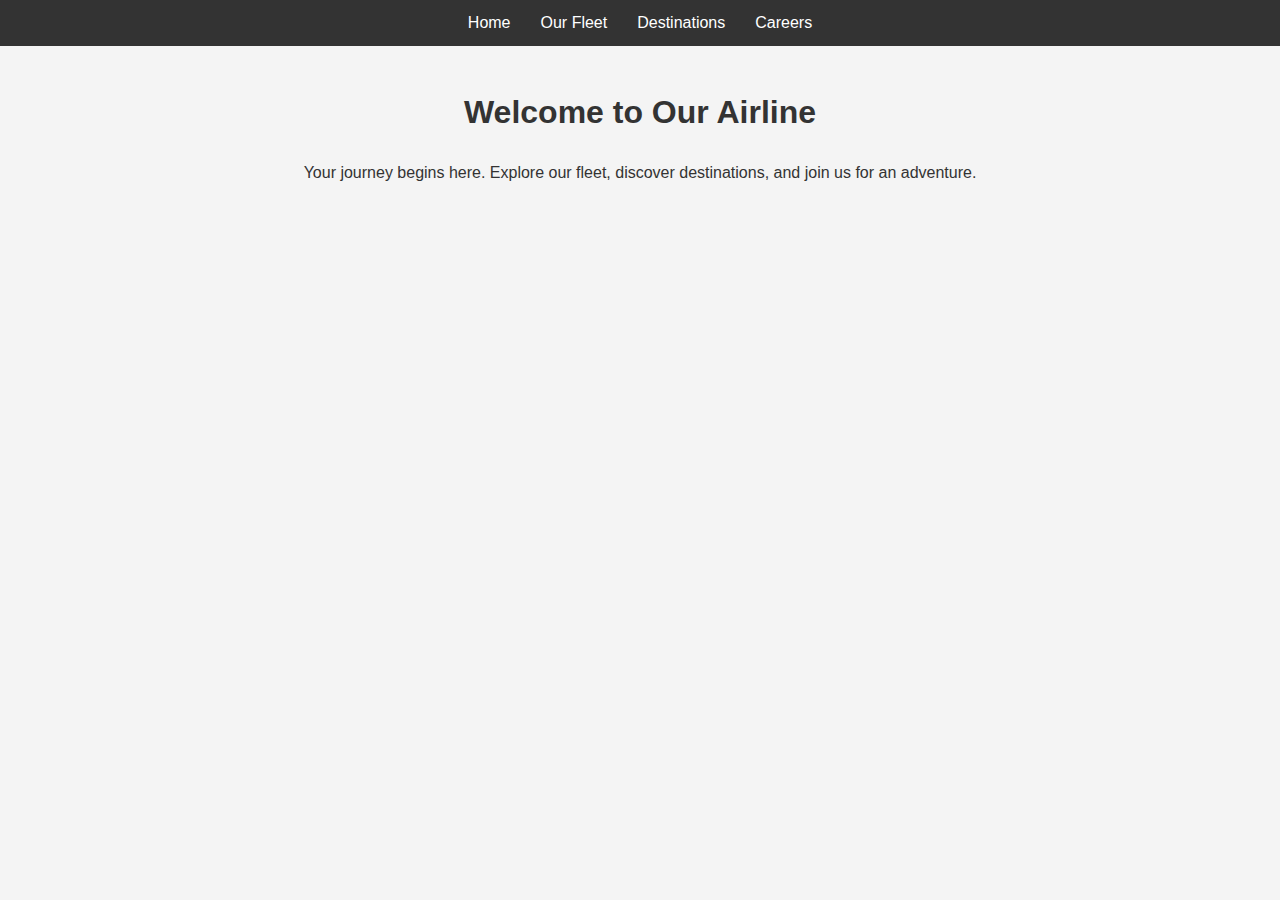
<file: index.html>
<!DOCTYPE html>
<html lang="en">
<head>
    <meta charset="UTF-8">
    <meta name="viewport" content="width=device-width, initial-scale=1.0">
    <title>Home</title>
    <link rel="stylesheet" href="assets/css/style.css">
</head>
<body>
    <header>
        <nav>
            <ul>
                <li><a href="index.html">Home</a></li>
                <li><a href="fleet.html">Our Fleet</a></li>
                <li><a href="destinations.html">Destinations</a></li>
                <li><a href="careers.html">Careers</a></li>
            </ul>
        </nav>
    </header>

    <main>
        <h1>Welcome to Our Airline</h1>
        <p>Your journey begins here. Explore our fleet, discover destinations, and join us for an adventure.</p>
    </main>
</body>
</html>
</file>
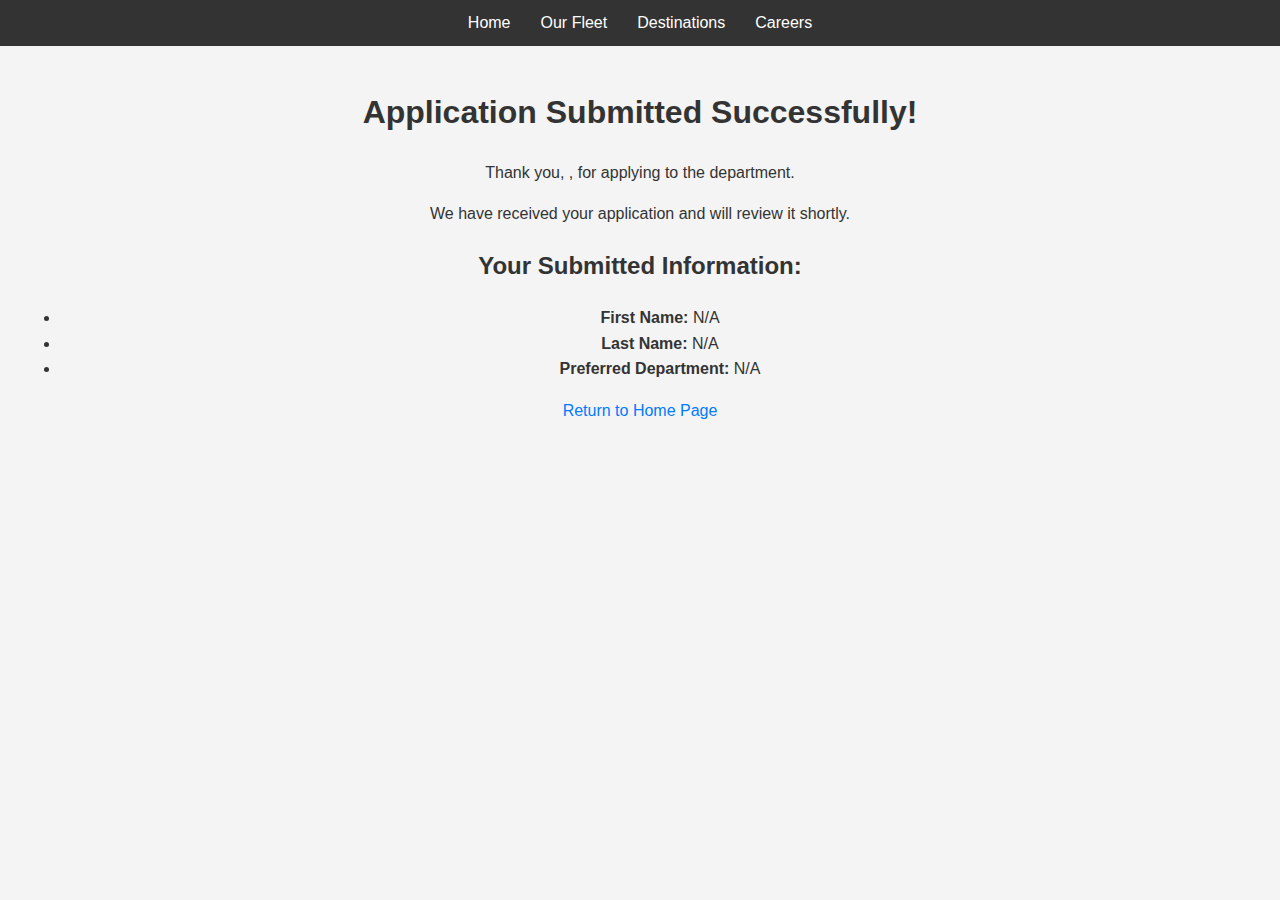
<file: application_confirmation.html>
<!DOCTYPE html>
<html lang="en">
<head>
    <meta charset="UTF-8">
    <meta name="viewport" content="width=device-width, initial-scale=1.0">
    <title>Application Confirmation</title>
    <link rel="stylesheet" href="assets/css/style.css">
</head>
<body>
    <!-- Top Bar Navigation -->
    <header>
        <nav>
            <ul>
                <li><a href="index.html">Home</a></li>
                <li><a href="fleet.html">Our Fleet</a></li>
                <li><a href="destinations.html">Destinations</a></li>
                <li><a href="careers.html">Careers</a></li>
            </ul>
        </nav>
    </header>

    <!-- Confirmation Content -->
    <main>
        <h1>Application Submitted Successfully!</h1>
        <p>Thank you, <span id="first-name-output"></span> <span id="last-name-output"></span>, for applying to the <span id="department-output"></span> department.</p>
        <p>We have received your application and will review it shortly.</p>

        <h2>Your Submitted Information:</h2>
        <ul>
            <li><strong>First Name:</strong> <span id="first-name"></span></li>
            <li><strong>Last Name:</strong> <span id="last-name"></span></li>
            <li><strong>Preferred Department:</strong> <span id="department"></span></li>
        </ul>

        <a href="index.html">Return to Home Page</a>
    </main>

    <script>
        // Retrieve URL parameters to display submitted data
        const urlParams = new URLSearchParams(window.location.search);
        document.getElementById('first-name').textContent = urlParams.get('first-name') || 'N/A';
        document.getElementById('last-name').textContent = urlParams.get('last-name') || 'N/A';
        document.getElementById('department').textContent = urlParams.get('department') || 'N/A';
        document.getElementById('first-name-output').textContent = urlParams.get('first-name') || '';
        document.getElementById('last-name-output').textContent = urlParams.get('last-name') || '';
        document.getElementById('department-output').textContent = urlParams.get('department') || '';
    </script>
</body>
</html>
</file>
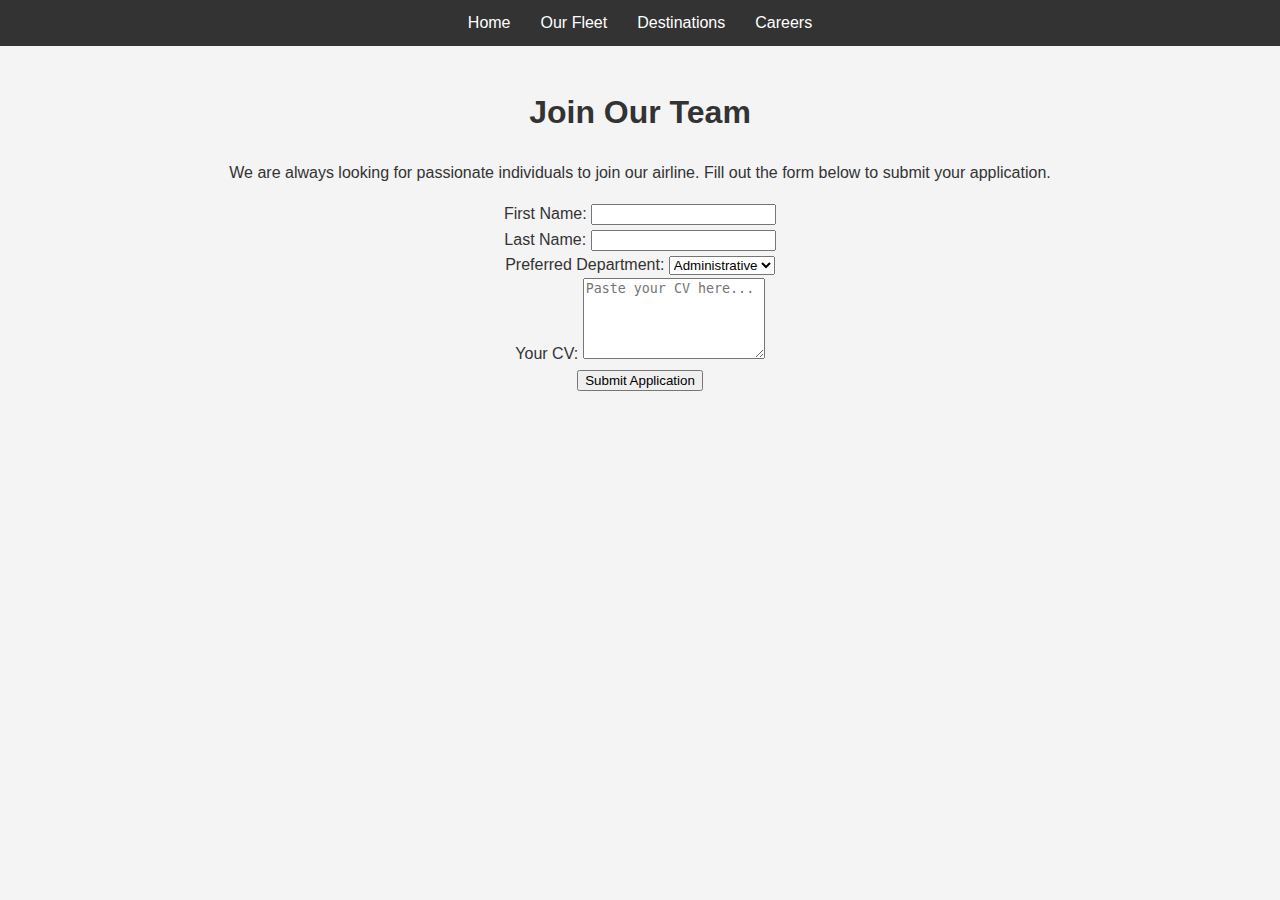
<file: careers.html>
<!DOCTYPE html>
<html lang="en">
<head>
    <meta charset="UTF-8">
    <meta name="viewport" content="width=device-width, initial-scale=1.0">
    <title>Careers</title>
    <link rel="stylesheet" href="assets/css/style.css">
</head>
<body>
    <!-- Top Bar Navigation -->
    <header>
        <nav>
            <ul>
                <li><a href="index.html">Home</a></li>
                <li><a href="fleet.html">Our Fleet</a></li>
                <li><a href="destinations.html">Destinations</a></li>
                <li><a href="careers.html">Careers</a></li>
            </ul>
        </nav>
    </header>

    <!-- Careers Content -->
    <main>
        <h1>Join Our Team</h1>
        <p>We are always looking for passionate individuals to join our airline. Fill out the form below to submit your application.</p>

        <form action="application_confirmation.html" method="GET">
            <label for="first-name">First Name:</label>
            <input type="text" id="first-name" name="first-name" required><br>

            <label for="last-name">Last Name:</label>
            <input type="text" id="last-name" name="last-name" required><br>

            <label for="department">Preferred Department:</label>
            <select id="department" name="department" required>
                <option value="Administrative">Administrative</option>
                <option value="Crew">Crew</option>
                <option value="Airports">Airports</option>
            </select><br>

            <label for="cv">Your CV:</label>
            <textarea id="cv" name="cv" rows="5" placeholder="Paste your CV here..." required></textarea><br>

            <button type="submit">Submit Application</button>
        </form>
    </main>

    <script src="assets/js/script.js"></script>
</body>
</html>
</file>
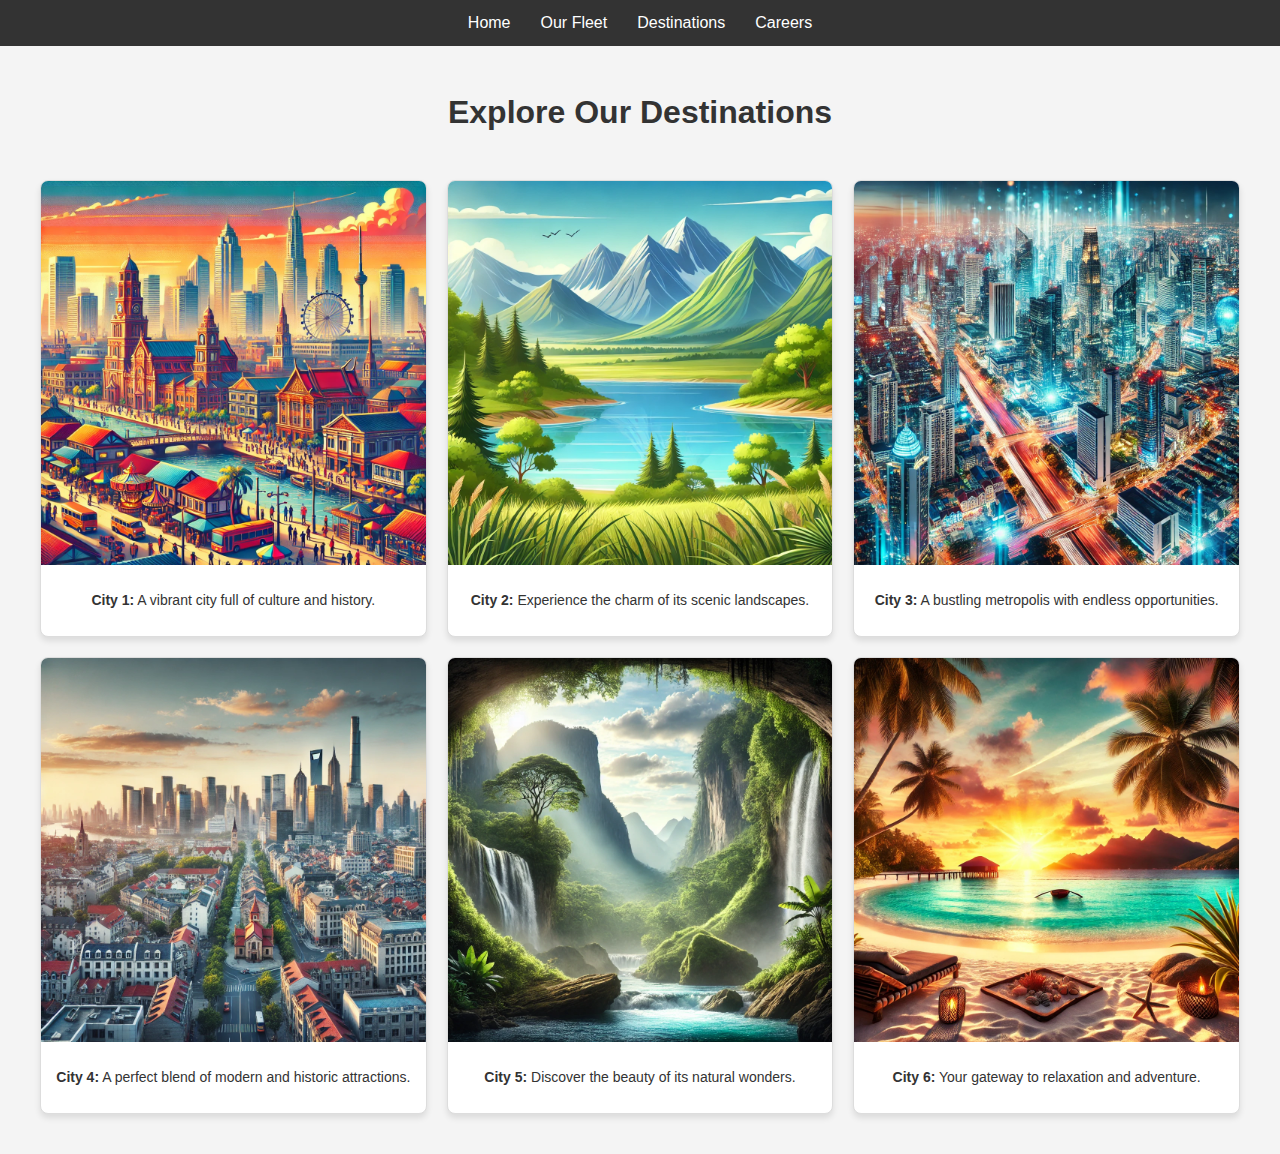
<file: destinations.html>
<!DOCTYPE html>
<html lang="en">
<head>
    <meta charset="UTF-8">
    <meta name="viewport" content="width=device-width, initial-scale=1.0">
    <title>Destinations</title>
    <link rel="stylesheet" href="assets/css/style.css">
</head>
<body>
    <!-- Top Bar Navigation -->
    <header>
        <nav>
            <ul>
                <li><a href="index.html">Home</a></li>
                <li><a href="fleet.html">Our Fleet</a></li>
                <li><a href="destinations.html">Destinations</a></li>
                <li><a href="careers.html">Careers</a></li>
            </ul>
        </nav>
    </header>

    <!-- Destinations Content -->
    <main>
        <h1>Explore Our Destinations</h1>
        <div class="destinations-container">
            <div class="destination">
                <img src="assets/images/destination1.jpg" alt="City 1">
                <p><strong>City 1:</strong> A vibrant city full of culture and history.</p>
            </div>
            <div class="destination">
                <img src="assets/images/destination2.jpg" alt="City 2">
                <p><strong>City 2:</strong> Experience the charm of its scenic landscapes.</p>
            </div>
            <div class="destination">
                <img src="assets/images/destination3.jpg" alt="City 3">
                <p><strong>City 3:</strong> A bustling metropolis with endless opportunities.</p>
            </div>
            <div class="destination">
                <img src="assets/images/destination4.jpg" alt="City 4">
                <p><strong>City 4:</strong> A perfect blend of modern and historic attractions.</p>
            </div>
            <div class="destination">
                <img src="assets/images/destination5.jpg" alt="City 5">
                <p><strong>City 5:</strong> Discover the beauty of its natural wonders.</p>
            </div>
            <div class="destination">
                <img src="assets/images/destination6.jpg" alt="City 6">
                <p><strong>City 6:</strong> Your gateway to relaxation and adventure.</p>
            </div>
        </div>
    </main>
    

    <script src="assets/js/script.js"></script>
</body>
</html>
</file>
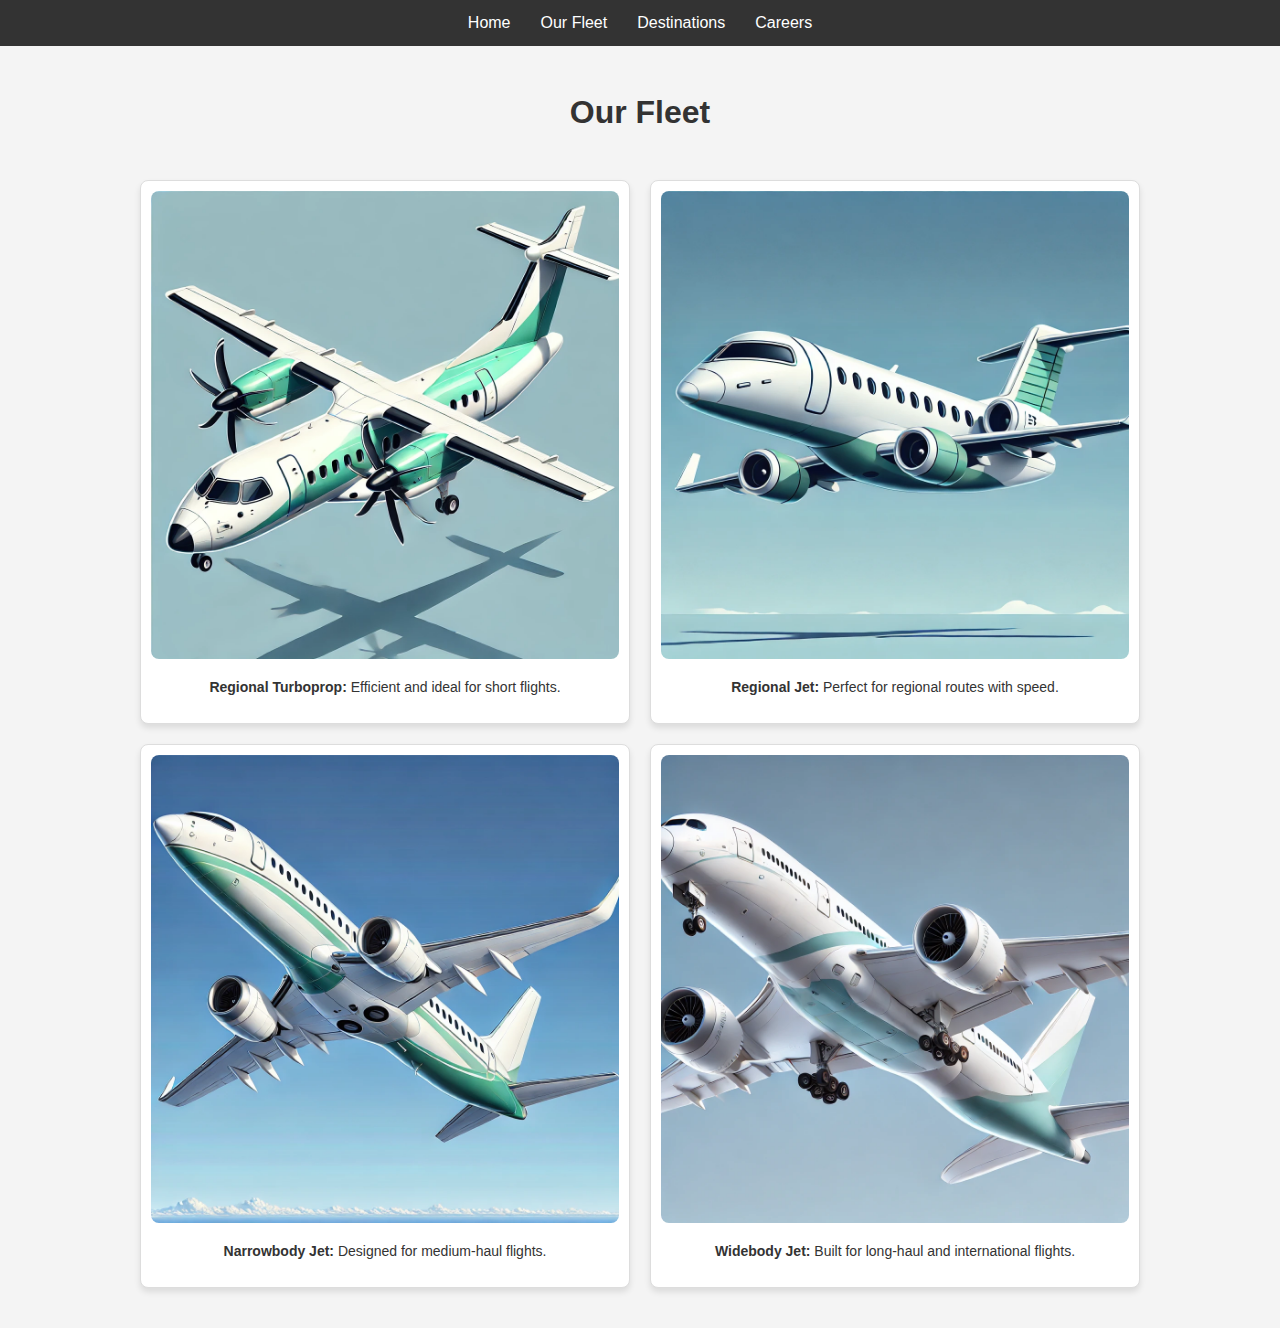
<file: fleet.html>
<!DOCTYPE html>
<html lang="en">
<head>
    <meta charset="UTF-8">
    <meta name="viewport" content="width=device-width, initial-scale=1.0">
    <title>Our Fleet</title>
    <link rel="stylesheet" href="assets/css/style.css">
</head>
<body>
    <header>
        <nav>
            <ul>
                <li><a href="index.html">Home</a></li>
                <li><a href="fleet.html">Our Fleet</a></li>
                <li><a href="destinations.html">Destinations</a></li>
                <li><a href="careers.html">Careers</a></li>
            </ul>
        </nav>
    </header>

    <main>
        <h1>Our Fleet</h1>
        <div class="fleet-container">
            <div class="aircraft">
                <img src="assets/images/aircraft1.jpg" alt="Regional Turboprop">
                <p><strong>Regional Turboprop:</strong> Efficient and ideal for short flights.</p>
            </div>
            <div class="aircraft">
                <img src="assets/images/aircraft2.jpg" alt="Regional Jet">
                <p><strong>Regional Jet:</strong> Perfect for regional routes with speed.</p>
            </div>
            <div class="aircraft">
                <img src="assets/images/aircraft3.jpg" alt="Narrowbody Jet">
                <p><strong>Narrowbody Jet:</strong> Designed for medium-haul flights.</p>
            </div>
            <div class="aircraft">
                <img src="assets/images/aircraft4.jpg" alt="Widebody Jet">
                <p><strong>Widebody Jet:</strong> Built for long-haul and international flights.</p>
            </div>
        </div>
    </main>
    

</body>
</html>
</file>
<file: assets/css/style.css>
/* General Styles */
body {
    font-family: Arial, sans-serif;
    margin: 0;
    padding: 0;
    line-height: 1.6;
    background-color: #f4f4f4;
    color: #333;
}

header {
    background-color: #333;
    color: white;
    padding: 10px 0;
    text-align: center;
}

header nav ul {
    list-style: none;
    display: flex;
    justify-content: center;
    padding: 0;
    margin: 0;
}

header nav ul li {
    margin: 0 15px;
}

header nav ul li a {
    color: white;
    text-decoration: none;
    font-size: 16px;
}

main {
    padding: 20px;
    text-align: center;
}


/* Fleet Grid */

.fleet-container {
    display: grid;
    grid-template-columns: repeat(2, 1fr);
    gap: 20px;
    padding: 20px;
    max-width: 1000px;
    margin: 0 auto;
}

.aircraft {
    background-color: #fff;
    border: 1px solid #ddd;
    border-radius: 8px;
    text-align: center;
    box-shadow: 0 4px 6px rgba(0, 0, 0, 0.1);
    padding: 10px;
}

.aircraft img {
    width: 100%;
    height: auto;
    border-radius: 8px;
}

.aircraft p {
    margin-top: 10px;
    font-size: 14px;
}


/* Destinations Grid */
.destinations-container {
    display: grid;
    grid-template-columns: repeat(3, 1fr);
    gap: 20px;
    padding: 20px;
    max-width: 1200px;
    margin: 0 auto;
}

.destination {
    background-color: #fff;
    border: 1px solid #ddd;
    border-radius: 8px;
    overflow: hidden;
    text-align: center;
    box-shadow: 0 4px 6px rgba(0, 0, 0, 0.1);
}

.destination img {
    width: 100%;
    height: auto;
    display: block;
}

.destination p {
    padding: 10px;
    font-size: 14px;
}



/* Footer Links */
a {
    color: #007bff;
    text-decoration: none;
}

a:hover {
    text-decoration: underline;
}
</file>
